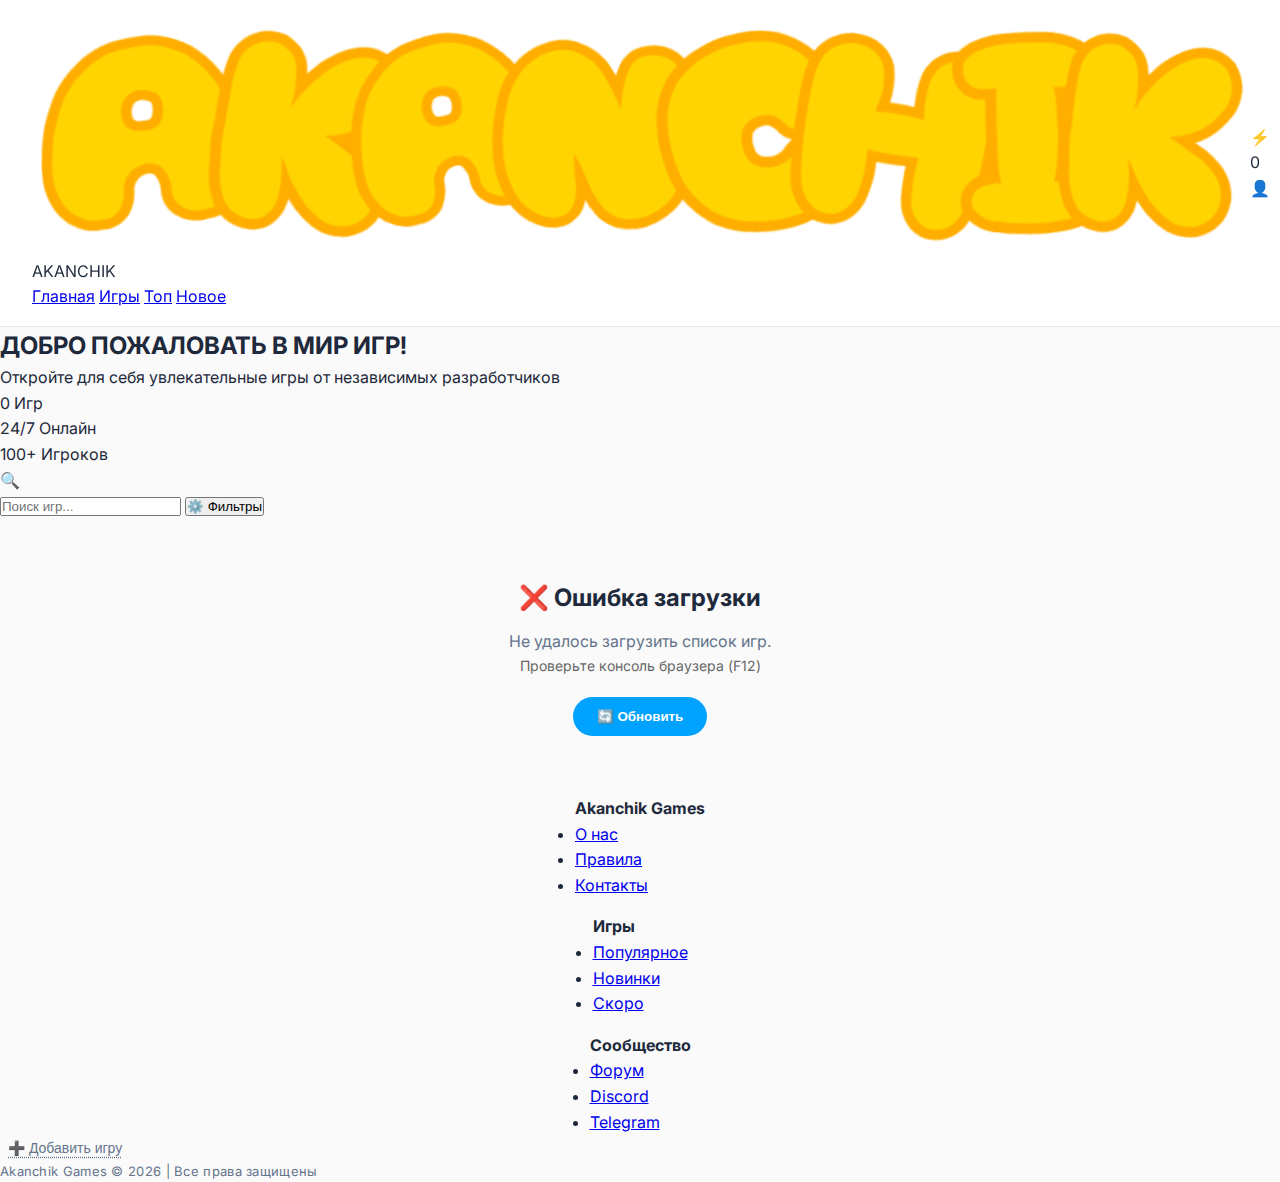
<file: index.html>
<!DOCTYPE html>
<html lang="ru">
<head>
  <meta charset="UTF-8">
  <meta name="viewport" content="width=device-width, initial-scale=1.0, maximum-scale=1.0, user-scalable=yes">
  <title>Akanchik Games - Roblox Style</title>
  <link rel="stylesheet" href="style.css">
</head>
<body>
  <!-- Roblox Header -->
  <header class="roblox-header">
    <div class="header-left">
      <div class="roblox-logo">
        <img src="akanchik.png" alt="Akanchik Games">
        <span class="logo-text">AKANCHIK</span>
      </div>
      <nav class="header-nav">
        <a href="#" class="nav-item active">Главная</a>
        <a href="#" class="nav-item">Игры</a>
        <a href="#" class="nav-item">Топ</a>
        <a href="#" class="nav-item">Новое</a>
      </nav>
    </div>
    <div class="header-right">
      <div class="roblox-badge">
        <span>⚡</span>
        <span id="games-count">0</span>
      </div>
      <div class="roblox-avatar">
        <span>👤</span>
      </div>
    </div>
  </header>

  <main>
    <!-- Roblox Hero -->
    <div class="roblox-hero">
      <div class="roblox-hero-content">
        <h2>ДОБРО ПОЖАЛОВАТЬ В МИР ИГР!</h2>
        <p>Откройте для себя увлекательные игры от независимых разработчиков</p>
        <div class="roblox-stats">
          <div class="stat-item">
            <span class="stat-number" id="games-stat">0</span>
            <span class="stat-label">Игр</span>
          </div>
          <div class="stat-item">
            <span class="stat-number">24/7</span>
            <span class="stat-label">Онлайн</span>
          </div>
          <div class="stat-item">
            <span class="stat-number">100+</span>
            <span class="stat-label">Игроков</span>
          </div>
        </div>
      </div>
    </div>
    
    <!-- Roblox Search -->
    <div class="roblox-search-section">
      <div class="roblox-search-container">
        <div class="roblox-search-icon">🔍</div>
        <input type="text" class="roblox-search-input" id="search-input" placeholder="Поиск игр...">
        <button class="roblox-filter-btn" id="filter-toggle">
          <span>⚙️</span> Фильтры
        </button>
      </div>
      
      <!-- Фильтры -->
      <div class="filters-panel" id="filters-panel">
        <div class="filter-group">
          <h4>Жанры</h4>
          <div class="filter-options" id="genre-filters"></div>
        </div>
        <div class="filter-group">
          <h4>Сложность</h4>
          <div class="filter-options" id="difficulty-filters"></div>
        </div>
        <div class="filter-group">
          <h4>Язык</h4>
          <div class="filter-options" id="language-filters"></div>
        </div>
        <div class="filter-actions">
          <button class="reset-filters" id="reset-filters">Сбросить</button>
          <button class="apply-filters" id="apply-filters">Применить</button>
        </div>
      </div>
    </div>
    
    <!-- Roblox Game Grid -->
    <div id="game-list" class="roblox-game-grid"></div>
    
    <!-- Empty State -->
    <div class="empty-state" id="empty-state" style="display: none;">
      <h3>🎮 Пока нет игр</h3>
      <p>Будьте первым, кто добавит свою игру!</p>
    </div>
  </main>

  <!-- Roblox Footer -->
  <footer class="roblox-footer">
    <div class="footer-content">
      <div class="footer-section">
        <h4>Akanchik Games</h4>
        <ul>
          <li><a href="#">О нас</a></li>
          <li><a href="#">Правила</a></li>
          <li><a href="#">Контакты</a></li>
        </ul>
      </div>
      <div class="footer-section">
        <h4>Игры</h4>
        <ul>
          <li><a href="#">Популярное</a></li>
          <li><a href="#">Новинки</a></li>
          <li><a href="#">Скоро</a></li>
        </ul>
      </div>
      <div class="footer-section">
        <h4>Сообщество</h4>
        <ul>
          <li><a href="#">Форум</a></li>
          <li><a href="#">Discord</a></li>
          <li><a href="#">Telegram</a></li>
        </ul>
      </div>
    </div>
    
    <div class="footer-bottom">
      <button class="footer-add-game" onclick="window.open('https://forms.gle/Ws5PiZebbpYAbHGg7', '_blank')">
        ➕ Добавить игру
      </button>
      <div class="copyright">
        Akanchik Games © 2026 | Все права защищены
      </div>
    </div>
  </footer>

  <script src="script.js"></script>
</body>
</html>
</file>
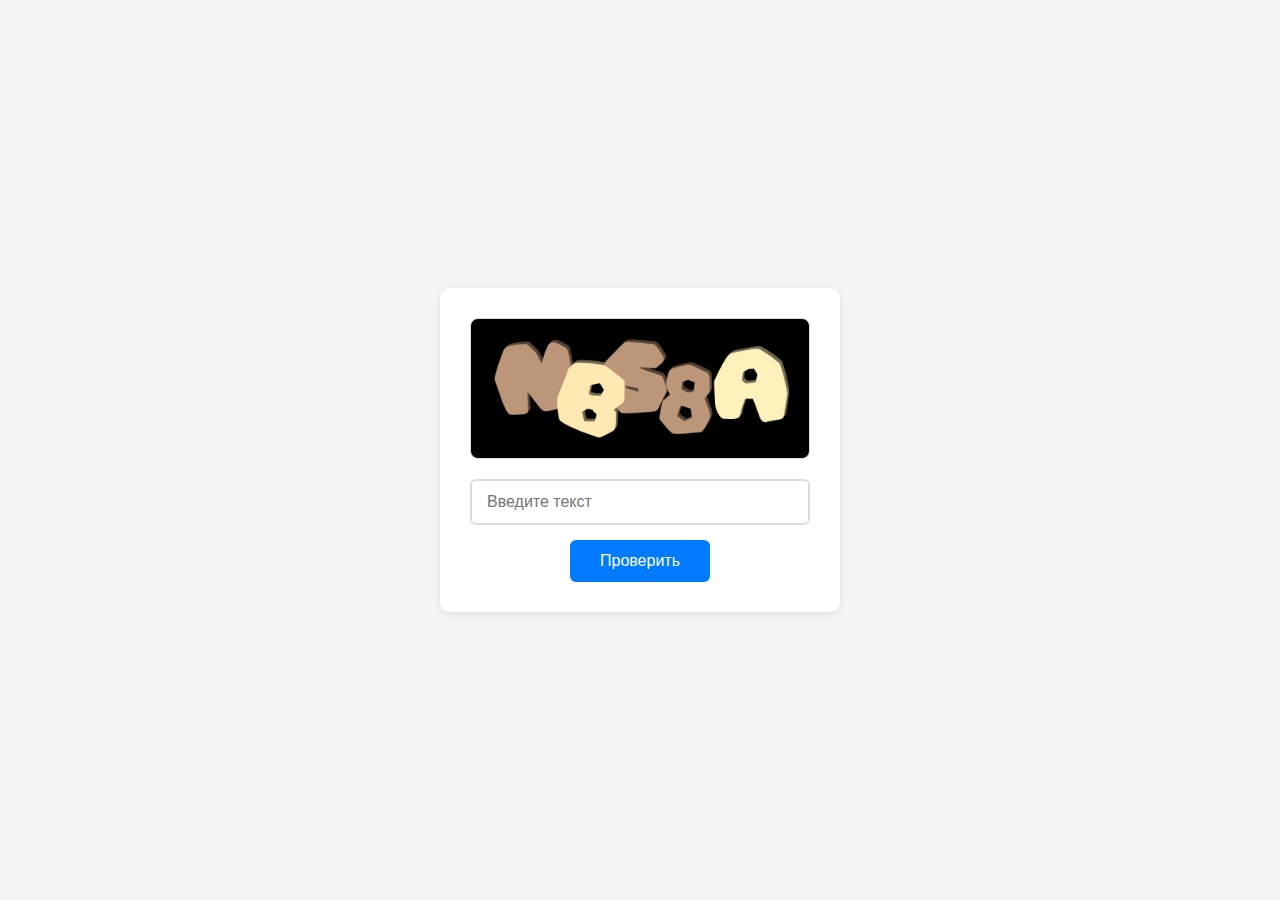
<file: captcha.html>
<!DOCTYPE html>
<html lang="ru">
<head>
    <meta charset="UTF-8">
    <meta name="viewport" content="width=device-width, initial-scale=1.0">
    <title>Капча</title>
    <style>
        * {
            margin: 0;
            padding: 0;
            box-sizing: border-box;
        }

        body {
            font-family: 'Arial', sans-serif;
            background: #f5f5f5;
            min-height: 100vh;
            display: flex;
            justify-content: center;
            align-items: center;
            padding: 20px;
        }

        .captcha-container {
            background: white;
            padding: 30px;
            border-radius: 10px;
            box-shadow: 0 2px 10px rgba(0,0,0,0.1);
            max-width: 400px;
            width: 100%;
            text-align: center;
        }

        .captcha-image {
            background: #000000;
            padding: 20px;
            margin: 0 0 20px 0;
            border-radius: 8px;
            border: 1px solid #ddd;
        }

        .captcha-image img {
            max-width: 100%;
            height: auto;
            border-radius: 5px;
            display: block;
            margin: 0 auto;
            animation: shake 0.1s ease-in-out infinite;
        }

        .text-input {
            width: 100%;
            padding: 12px 15px;
            margin: 0 0 15px 0;
            border: 2px solid #ddd;
            border-radius: 6px;
            font-size: 16px;
            transition: border-color 0.3s ease;
        }

        .text-input:focus {
            border-color: #007bff;
            outline: none;
        }

        .btn {
            background: #007bff;
            color: white;
            padding: 12px 30px;
            border: none;
            border-radius: 6px;
            cursor: pointer;
            font-size: 16px;
            transition: background 0.3s ease;
        }

        .btn:hover {
            background: #0056b3;
        }

        .hidden {
            display: none;
        }

        .error {
            color: #dc3545;
            margin: 10px 0;
            padding: 10px;
            background: #f8d7da;
            border-radius: 5px;
            border: 1px solid #f5c6cb;
        }

        .success {
            color: #155724;
            margin: 10px 0;
            padding: 10px;
            background: #d4edda;
            border-radius: 5px;
            border: 1px solid #c3e6cb;
        }

        @keyframes shake {
            0%, 100% { transform: translateX(0); }
            25% { transform: translateX(-1px); }
            50% { transform: translateY(1px); }
            75% { transform: translateX(1px); }
        }

        .honeypot {
            opacity: 0;
            position: absolute;
            left: -9999px;
        }
    </style>
</head>
<body>
    <!-- Скрытые поля-ловушки -->
    <input type="text" id="website" name="website" class="honeypot" tabindex="-1" autocomplete="off">
    <input type="email" id="email" name="email" class="honeypot" tabindex="-1" autocomplete="off">
    <input type="password" id="password_fake" name="password_fake" class="honeypot" autocomplete="new-password">
    
    <div class="captcha-container">
        <!-- Основная капча -->
        <div id="captchaStep1">
            <div class="captcha-image">
                <img id="currentCaptchaImage" src="" alt="Капча">
            </div>
            
            <input type="text" 
                   id="userInput" 
                   class="text-input" 
                   placeholder="Введите текст" 
                   maxlength="20" 
                   autocomplete="off">
            
            <button class="btn" onclick="verifyCaptcha()">Проверить</button>
        </div>

        <!-- Результат -->
        <div id="result" class="hidden"></div>
    </div>

    <script>
        class SimpleCaptcha {
            constructor() {
                this.captchaData = [
                    { image: 'Images/captcha/C1.png', answer: 'AKA4L' },
                    { image: 'Images/captcha/C2.png', answer: 'KJX7I' },
                    { image: 'Images/captcha/C3.png', answer: 'NBS8A' },
                    { image: 'Images/captcha/C4.png', answer: 'UIF5U' },
                    { image: 'Images/captcha/C5.png', answer: 'GHR23' },
                    { image: 'Images/captcha/C6.png', answer: 'JAHVIR' }
                ];
                
                this.currentCaptcha = null;
                this.botScore = 0;
                this.mouseMovements = [];
                this.keyStrokes = [];
                this.init();
            }

            init() {
                this.loadRandomCaptcha();
                this.runBotDetection();
            }

            // 🔒 СМЯГЧЕННАЯ ЗАЩИТА ОТ БОТОВ
            runBotDetection() {
                // 1. Honeypot проверка (только для явных ботов)
                this.setupHoneypot();
                
                // 2. Трекинг поведения (только сбор данных)
                this.trackMouseBehavior();
                this.trackKeyboardBehavior();
            }

            setupHoneypot() {
                setInterval(() => {
                    const honeypot1 = document.getElementById('website').value;
                    const honeypot2 = document.getElementById('email').value;
                    const fakePassword = document.getElementById('password_fake').value;
                    
                    // Только если все три поля заполнены - явный бот
                    if (honeypot1 && honeypot2 && fakePassword) {
                        this.botScore += 80;
                    }
                }, 1000);
            }

            trackMouseBehavior() {
                document.addEventListener('mousemove', (e) => {
                    this.mouseMovements.push({
                        x: e.clientX,
                        y: e.clientY,
                        time: Date.now()
                    });
                    
                    // Очень мягкая проверка - только очевидные боты
                    if (this.mouseMovements.length > 20) {
                        const recentMoves = this.mouseMovements.slice(-20);
                        const straightness = this.calculateStraightness(recentMoves);
                        // Только если движения идеально прямые
                        if (straightness > 0.98) this.botScore += 30;
                    }
                    
                    if (this.mouseMovements.length > 100) {
                        this.mouseMovements.shift();
                    }
                });
            }

            trackKeyboardBehavior() {
                let lastKeyTime = Date.now();
                
                document.addEventListener('keydown', (e) => {
                    const now = Date.now();
                    const timeDiff = now - lastKeyTime;
                    lastKeyTime = now;

                    this.keyStrokes.push({
                        key: e.key,
                        time: now,
                        timeSinceLast: timeDiff
                    });

                    // Очень мягкая проверка равномерности
                    if (this.keyStrokes.length > 10) {
                        const recentKeys = this.keyStrokes.slice(-10);
                        const uniformity = this.calculateUniformity(recentKeys);
                        // Только если печать идеально равномерная
                        if (uniformity > 0.95) this.botScore += 20;
                    }

                    // Защита от Ctrl+V - но не блокируем, только отмечаем
                    if ((e.ctrlKey || e.metaKey) && e.key === 'v') {
                        this.botScore += 10;
                    }
                });
            }

            calculateStraightness(movements) {
                if (movements.length < 3) return 0;
                
                let totalDistance = 0;
                let straightDistance = Math.sqrt(
                    Math.pow(movements[movements.length-1].x - movements[0].x, 2) +
                    Math.pow(movements[movements.length-1].y - movements[0].y, 2)
                );
                
                for (let i = 1; i < movements.length; i++) {
                    const dx = movements[i].x - movements[i-1].x;
                    const dy = movements[i].y - movements[i-1].y;
                    totalDistance += Math.sqrt(dx*dx + dy*dy);
                }
                
                return straightDistance / Math.max(totalDistance, 0.001);
            }

            calculateUniformity(keystrokes) {
                const times = keystrokes.map(k => k.timeSinceLast).filter(t => t > 0);
                if (times.length < 3) return 0;
                
                const avg = times.reduce((a, b) => a + b) / times.length;
                const variance = times.reduce((a, b) => a + Math.pow(b - avg, 2), 0) / times.length;
                return 1 - Math.min(variance / avg, 1);
            }

            isHuman() {
                // СМЯГЧЕННЫЕ УСЛОВИЯ:
                // - Боты должны набрать > 80 баллов
                // - Учитываем что пользователь может не двигать мышью
                // - Учитываем что пользователь может печатать быстро
                return this.botScore < 80;
            }

            // 📋 ОСНОВНЫЕ МЕТОДЫ
            loadRandomCaptcha() {
                const randomIndex = Math.floor(Math.random() * this.captchaData.length);
                this.currentCaptcha = this.captchaData[randomIndex];
                document.getElementById('currentCaptchaImage').src = this.currentCaptcha.image;
                document.getElementById('userInput').value = '';
                
                // Сбрасываем счетчик при каждой новой капче
                this.botScore = Math.max(0, this.botScore - 20);
            }

            verifyCaptcha() {
                const userInput = document.getElementById('userInput').value.trim();
                
                if (!userInput) {
                    this.showMessage('Введите текст', 'error');
                    return;
                }

                // СМЯГЧЕННАЯ ПРОВЕРКА: только явные боты
                if (this.botScore > 80) {
                    this.showMessage('Обнаружена автоматизация', 'error');
                    this.loadRandomCaptcha();
                    return;
                }

                const cleanInput = userInput.toUpperCase().replace(/\s+/g, '');
                const cleanAnswer = this.currentCaptcha.answer.toUpperCase().replace(/\s+/g, '');

                if (cleanInput === cleanAnswer) {
                    this.showMessage('Верно', 'success');
                    setTimeout(() => {
                        this.loadRandomCaptcha();
                    }, 1000);
                } else {
                    this.showMessage('Неверно', 'error');
                    // Не увеличиваем счетчик за ошибки пользователя
                }
            }

            showMessage(message, type) {
                const resultDiv = document.getElementById('result');
                resultDiv.className = type === 'error' ? 'error' : 'success';
                resultDiv.innerHTML = message;
                resultDiv.classList.remove('hidden');
                
                setTimeout(() => {
                    resultDiv.classList.add('hidden');
                }, 2000);
            }
        }

        // Инициализация
        let captchaSystem;

        document.addEventListener('DOMContentLoaded', () => {
            captchaSystem = new SimpleCaptcha();
        });

        function verifyCaptcha() {
            captchaSystem.verifyCaptcha();
        }

        // Поддержка Enter
        document.getElementById('userInput').addEventListener('keypress', function(e) {
            if (e.key === 'Enter') {
                verifyCaptcha();
            }
        });
    </script>
</body>
</html>
</file>
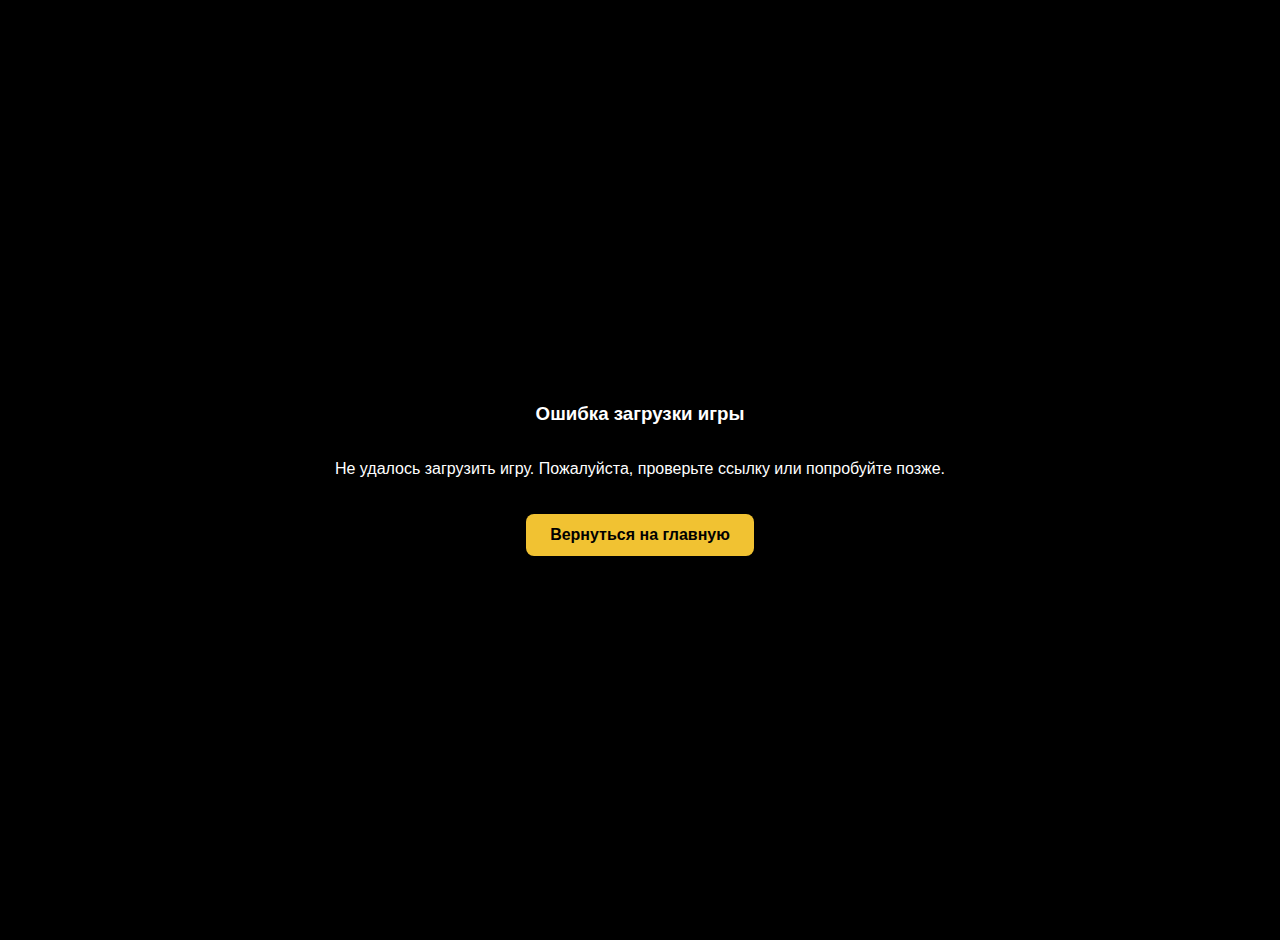
<file: game-embed.html>
<!doctype html>
<html lang="ru">
<head>
  <meta charset="utf-8" />
  <meta name="viewport" content="width=device-width, initial-scale=1, user-scalable=no" />
  <title>Загрузка игры...</title>
  <style>
    html, body {
      margin: 0;
      padding: 0;
      height: 100%;
      width: 100%;
      overflow: hidden;
      background: #000;
      font-family: 'Rubik', sans-serif;
    }
    
    .loading-container {
      display: flex;
      flex-direction: column;
      align-items: center;
      justify-content: center;
      height: 100%;
      color: white;
      text-align: center;
      padding: 20px;
    }
    
    .spinner {
      width: 40px;
      height: 40px;
      border: 4px solid rgba(255, 255, 255, 0.3);
      border-top: 4px solid #f1c232;
      border-radius: 50%;
      animation: spin 1s linear infinite;
      margin-bottom: 20px;
    }
    
    .error-container {
      display: none;
      flex-direction: column;
      align-items: center;
      justify-content: center;
      height: 100%;
      color: white;
      text-align: center;
      padding: 20px;
    }
    
    .back-button {
      background: #f1c232;
      color: black;
      border: none;
      padding: 12px 24px;
      border-radius: 8px;
      font-weight: 600;
      cursor: pointer;
      margin-top: 20px;
      text-decoration: none;
      display: inline-block;
    }
    
    iframe {
      border: none;
      width: 100%;
      height: 100%;
      display: block;
    }
    
    @keyframes spin {
      0% { transform: rotate(0deg); }
      100% { transform: rotate(360deg); }
    }
  </style>
</head>
<body>
  <div class="loading-container" id="loading">
    <div class="spinner"></div>
    <h3>Загрузка игры...</h3>
    <p>Пожалуйста, подождите</p>
  </div>
  
  <div class="error-container" id="error">
    <h3>Ошибка загрузки игры</h3>
    <p>Не удалось загрузить игру. Пожалуйста, проверьте ссылку или попробуйте позже.</p>
    <a href="index.html" class="back-button">Вернуться на главную</a>
  </div>
  
  <iframe 
    id="gameFrame"
    frameborder="0"
    allowfullscreen
    style="display: none;">
  </iframe>

  <script>
    // Получаем ID игры из URL параметров
    const urlParams = new URLSearchParams(window.location.search);
    const gameId = urlParams.get('id');
    
    // Загружаем games.json и находим игру
    fetch('games.json')
      .then(response => response.json())
      .then(games => {
        const game = games[gameId];
        
        if (game && game.itchEmbedUrl) {
          // Загружаем игру в iframe
          const iframe = document.getElementById('gameFrame');
          iframe.src = game.itchEmbedUrl;
          iframe.style.display = 'block';
          document.getElementById('loading').style.display = 'none';
          
          // Слушаем события загрузки iframe
          iframe.onload = () => {
            document.getElementById('loading').style.display = 'none';
          };
          
          iframe.onerror = () => {
            document.getElementById('loading').style.display = 'none';
            document.getElementById('error').style.display = 'flex';
          };
          
        } else {
          throw new Error('Игра не найдена');
        }
      })
      .catch(error => {
        console.error('Error:', error);
        document.getElementById('loading').style.display = 'none';
        document.getElementById('error').style.display = 'flex';
      });
      
    // Таймаут на случай долгой загрузки
    setTimeout(() => {
      if (document.getElementById('loading').style.display !== 'none') {
        document.getElementById('loading').style.display = 'none';
        document.getElementById('error').style.display = 'flex';
      }
    }, 10000);
  </script>
</body>
</html>
</file>
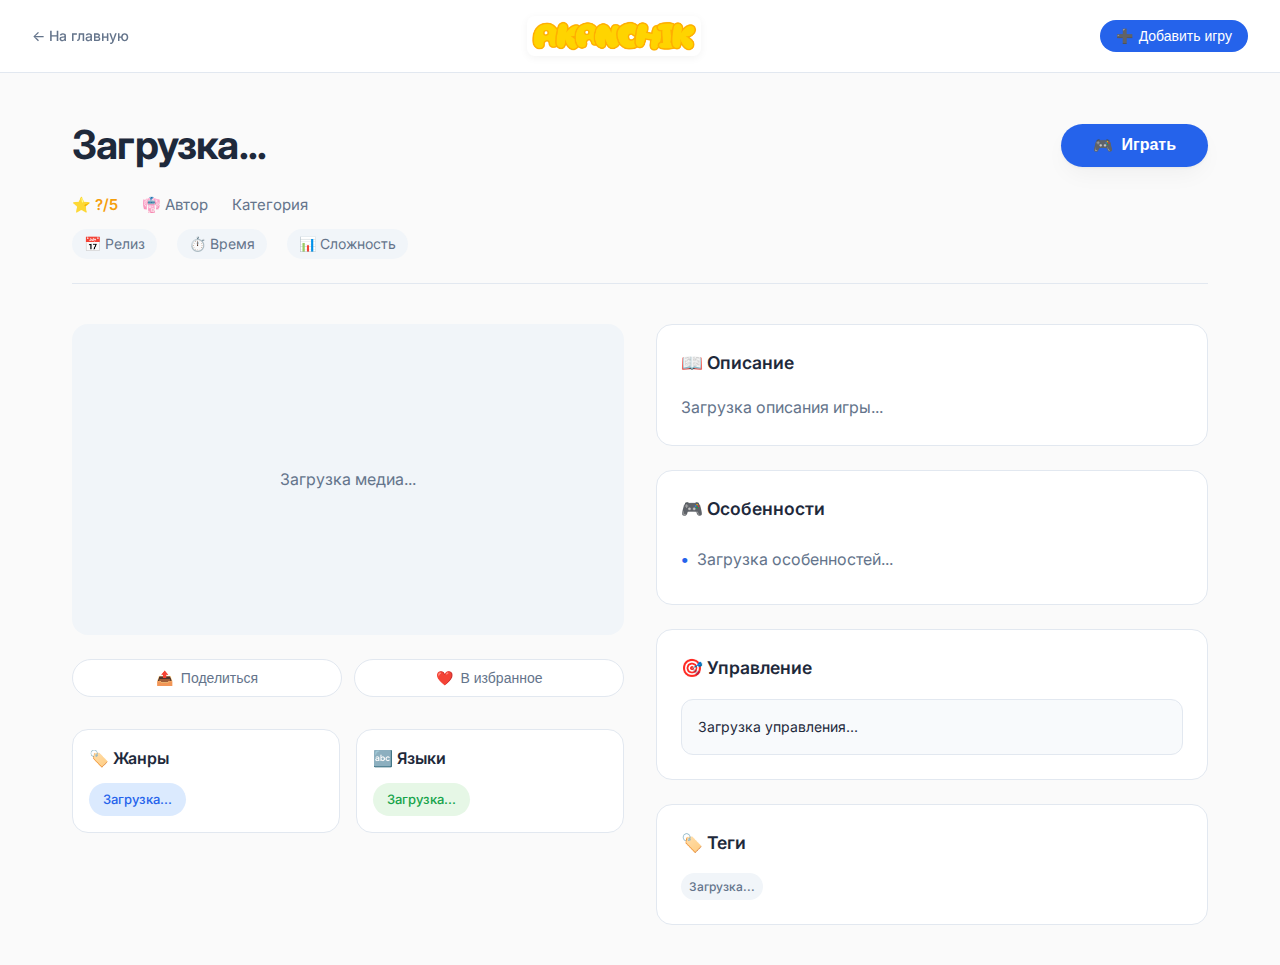
<file: game.html>
<!DOCTYPE html>
<html lang="ru">
<head>
  <meta charset="UTF-8">
  <meta name="viewport" content="width=device-width, initial-scale=1.0, maximum-scale=1.0, user-scalable=yes">
  <title>Игра — Akanchik Games</title>
  <link rel="stylesheet" href="style.css">
</head>
<body>
  <header>
    <a href="index.html" class="back-link">← На главную</a>
    <img src="akanchik.png" alt="Akanchik Games" class="logo">
    <!-- Кнопка добавления игры скрыта на мобильных, но показывается на десктопе -->
    <button class="add-game-btn desktop-only" onclick="window.open('https://forms.gle/Ws5PiZebbpYAbHGg7', '_blank')">
      <span>➕</span> Добавить игру
    </button>
  </header>

  <main class="game-info">
    <div class="game-header">
      <div class="game-title-section">
        <h2 id="game-title">Загрузка...</h2>
        <button id="play-button" class="play-btn">
          <span>🎮</span> Играть
        </button>
      </div>
      
      <div class="game-meta">
        <span class="game-rating" id="game-rating">⭐ ?/5</span>
        <span class="game-author" id="game-author">👘 Автор</span>
        <span class="game-category" id="game-category">Категория</span>
      </div>
      
      <div class="game-meta-secondary">
        <span class="meta-item" id="game-release">📅 Релиз</span>
        <span class="meta-item" id="game-duration">⏱️ Время</span>
        <span class="meta-item" id="game-difficulty">📊 Сложность</span>
      </div>
    </div>
    
    <div class="game-content">
      <!-- Левая колонка - Медиа -->
      <div class="game-media-section">
        <div id="game-media" class="game-media">
          <!-- Здесь будет видео или галерея -->
          <div class="video-container" style="display: flex; align-items: center; justify-content: center; background: #f1f5f9;">
            <p style="color: #64748b;">Загрузка медиа...</p>
          </div>
        </div>
        
        <div class="quick-actions">
          <button class="action-btn" onclick="shareGame()">
            <span>📤</span> Поделиться
          </button>
          <button class="action-btn" onclick="addToFavorites()">
            <span>❤️</span> В избранное
          </button>
        </div>
        
        <div class="info-grid">
          <div class="game-info-card compact">
            <h3>🏷️ Жанры</h3>
            <div class="tags-container" id="game-genre">
              <span class="genre-tag">Загрузка...</span>
            </div>
          </div>
          
          <div class="game-info-card compact">
            <h3>🔤 Языки</h3>
            <div class="tags-container" id="game-language">
              <span class="lang-tag">Загрузка...</span>
            </div>
          </div>
        </div>
      </div>
      
      <!-- Правая колонка - Детали -->
      <div class="game-details">
        <div class="description-card">
          <h3>📖 Описание</h3>
          <p id="game-description">Загрузка описания игры...</p>
        </div>
        
        <div class="game-features">
          <h3>🎮 Особенности</h3>
          <ul id="game-features-list">
            <li>Загрузка особенностей...</li>
          </ul>
        </div>
        
        <div class="game-info-card">
          <h3>🎯 Управление</h3>
          <p id="game-controls" class="controls-info">Загрузка управления...</p>
        </div>
        
        <div class="game-info-card">
          <h3>🏷️ Теги</h3>
          <div class="tags-container" id="game-tags">
            <span class="tag">Загрузка...</span>
          </div>
        </div>
      </div>
    </div>
  </main>

  <!-- Футер с кнопкой добавить игру (показывается только на мобильных) -->
  <footer class="site-footer mobile-only">
    <div class="footer-content">
      <button class="footer-add-game" onclick="window.open('https://forms.gle/Ws5PiZebbpYAbHGg7', '_blank')">
        ➕ Добавить игру
      </button>
      <div class="copyright">
        Akanchik Games © 2026
      </div>
    </div>
  </footer>

  <script src="script.js"></script>
</body>
</html>
</file>
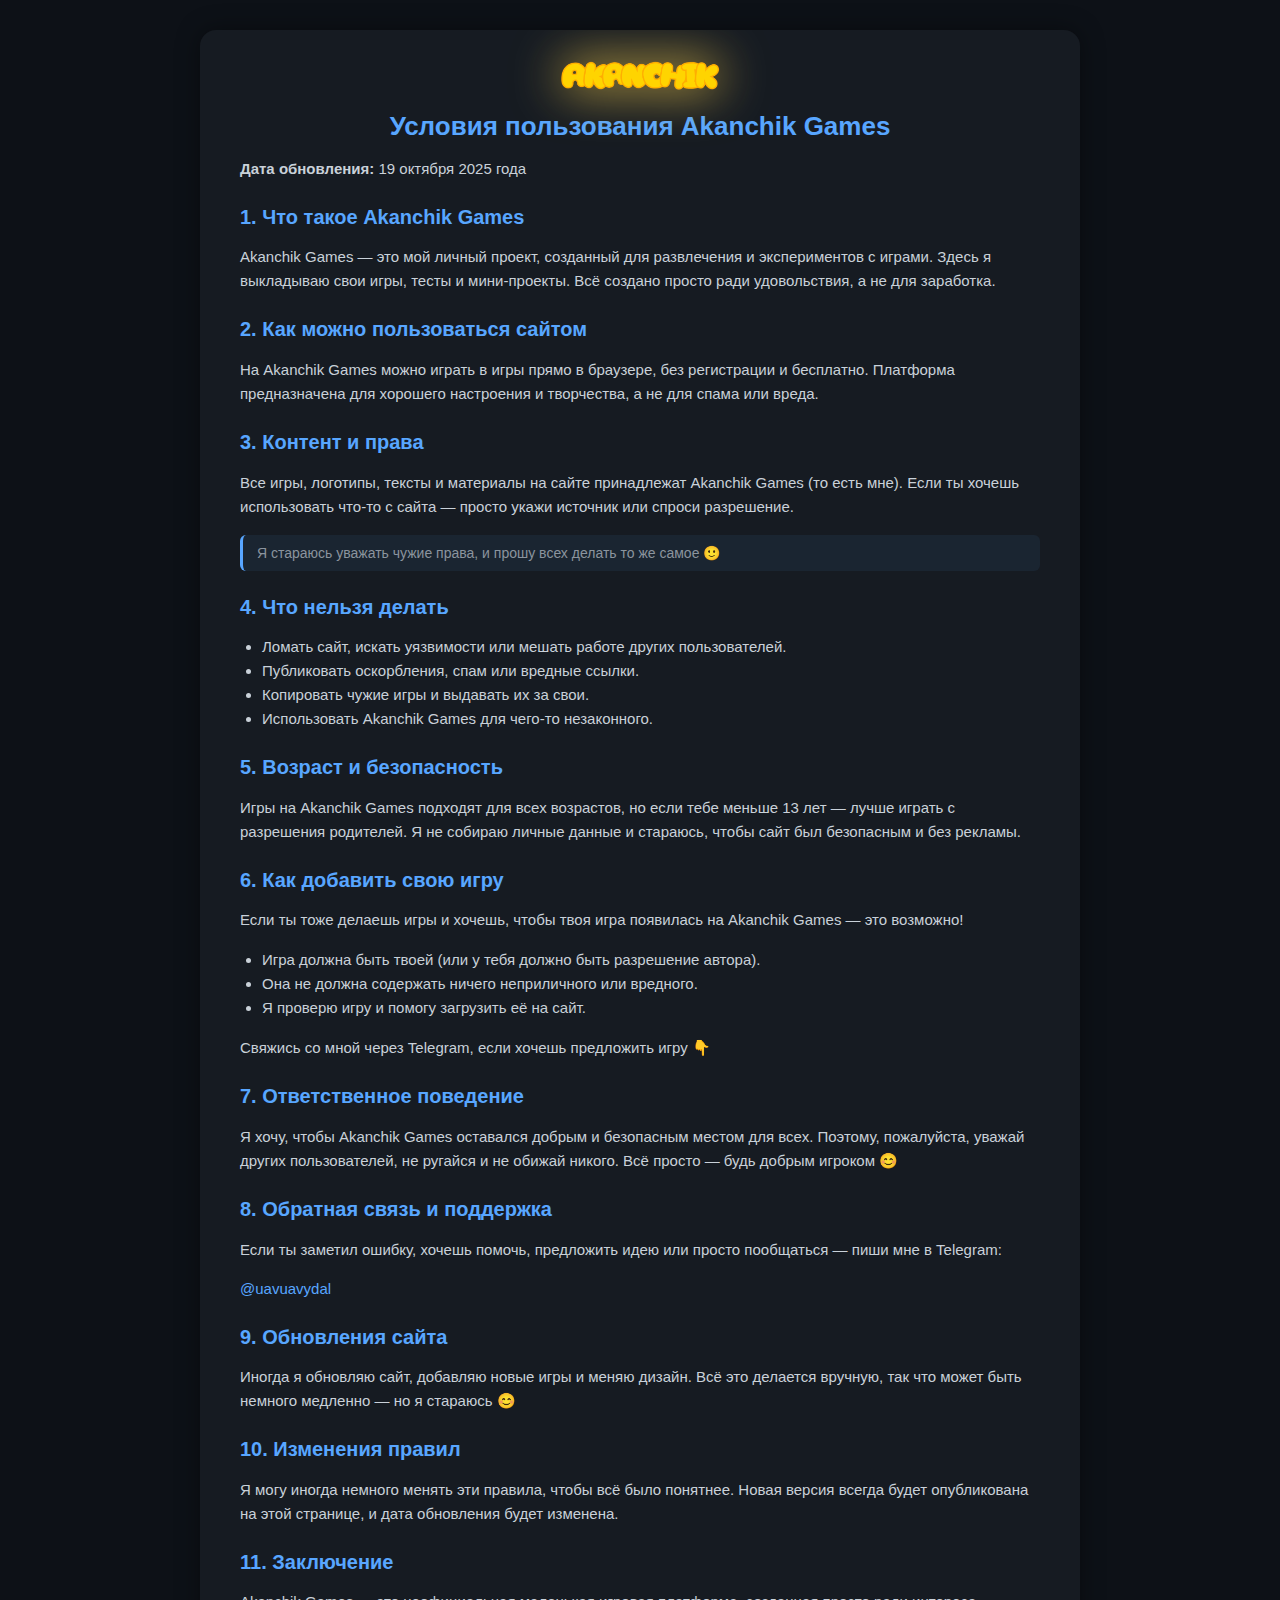
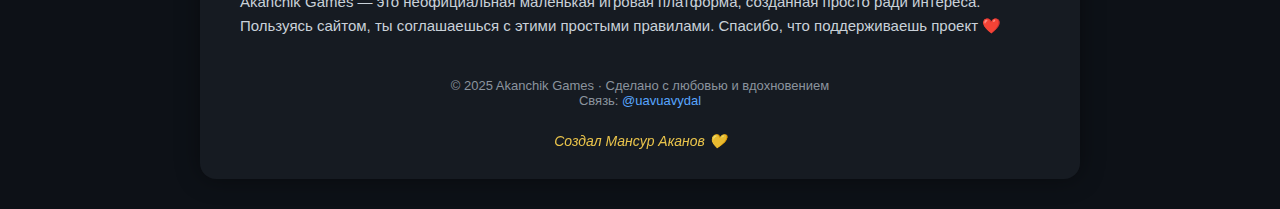
<file: terms.html>
<!doctype html>
<html lang="ru">
<head>
  <meta charset="utf-8">
  <meta name="viewport" content="width=device-width, initial-scale=1">
  <title>Условия пользования — Akanchik Games</title>
  <style>
    :root {
      --bg: #0d1117;
      --card: #161b22;
      --accent: #58a6ff;
      --text: #c9d1d9;
      --muted: #8b949e;
      --yellow: #ffd54f;
      font-family: "Inter", "Segoe UI", sans-serif;
    }
    body {
      margin: 0;
      background: var(--bg);
      color: var(--text);
      display: flex;
      justify-content: center;
      padding: 30px;
    }
    .container {
      max-width: 800px;
      background: var(--card);
      padding: 30px 40px;
      border-radius: 16px;
      box-shadow: 0 0 25px rgba(0,0,0,0.4);
      position: relative;
      overflow: hidden;
    }

    /* Логотип */
    .logo {
      display: flex;
      justify-content: center;
      margin-bottom: 20px;
    }
    .logo img {
      width: 160px;
      filter: drop-shadow(0 0 25px var(--yellow));
      animation: glow 2s ease-in-out infinite alternate;
    }
    @keyframes glow {
      from { filter: drop-shadow(0 0 20px var(--yellow)); }
      to { filter: drop-shadow(0 0 40px var(--yellow)); }
    }

    h1 {
      color: var(--accent);
      font-size: 26px;
      margin-bottom: 10px;
      text-align: center;
    }
    h2 {
      color: var(--accent);
      font-size: 20px;
      margin-top: 25px;
    }
    p, li {
      line-height: 1.6;
      font-size: 15px;
    }
    ul {
      padding-left: 22px;
    }
    a {
      color: var(--accent);
      text-decoration: none;
    }
    a:hover {
      text-decoration: underline;
    }
    footer {
      margin-top: 40px;
      font-size: 13px;
      color: var(--muted);
      text-align: center;
    }
    .note {
      background: rgba(88,166,255,0.07);
      border-left: 3px solid var(--accent);
      padding: 10px 14px;
      border-radius: 6px;
      margin-top: 16px;
      font-size: 14px;
      color: var(--muted);
    }

    /* Подпись */
    .signature {
      text-align: center;
      margin-top: 25px;
      font-size: 14px;
      color: var(--yellow);
      opacity: 0.9;
      font-style: italic;
    }
  </style>
</head>
<body>
  <div class="container">
    <div class="logo">
      <img src="akanchik.png" alt="Akanchik Games Logo">
    </div>

    <h1>Условия пользования Akanchik Games</h1>
    <p><strong>Дата обновления:</strong> 19 октября 2025 года</p>

    <h2>1. Что такое Akanchik Games</h2>
    <p>Akanchik Games — это мой личный проект, созданный для развлечения и экспериментов с играми. Здесь я выкладываю свои игры, тесты и мини-проекты. Всё создано просто ради удовольствия, а не для заработка.</p>

    <h2>2. Как можно пользоваться сайтом</h2>
    <p>На Akanchik Games можно играть в игры прямо в браузере, без регистрации и бесплатно. Платформа предназначена для хорошего настроения и творчества, а не для спама или вреда.</p>

    <h2>3. Контент и права</h2>
    <p>Все игры, логотипы, тексты и материалы на сайте принадлежат Akanchik Games (то есть мне). Если ты хочешь использовать что-то с сайта — просто укажи источник или спроси разрешение.</p>
    <div class="note">Я стараюсь уважать чужие права, и прошу всех делать то же самое 🙂</div>

    <h2>4. Что нельзя делать</h2>
    <ul>
      <li>Ломать сайт, искать уязвимости или мешать работе других пользователей.</li>
      <li>Публиковать оскорбления, спам или вредные ссылки.</li>
      <li>Копировать чужие игры и выдавать их за свои.</li>
      <li>Использовать Akanchik Games для чего-то незаконного.</li>
    </ul>

    <h2>5. Возраст и безопасность</h2>
    <p>Игры на Akanchik Games подходят для всех возрастов, но если тебе меньше 13 лет — лучше играть с разрешения родителей. Я не собираю личные данные и стараюсь, чтобы сайт был безопасным и без рекламы.</p>

    <h2>6. Как добавить свою игру</h2>
    <p>Если ты тоже делаешь игры и хочешь, чтобы твоя игра появилась на Akanchik Games — это возможно!</p>
    <ul>
      <li>Игра должна быть твоей (или у тебя должно быть разрешение автора).</li>
      <li>Она не должна содержать ничего неприличного или вредного.</li>
      <li>Я проверю игру и помогу загрузить её на сайт.</li>
    </ul>
    <p>Свяжись со мной через Telegram, если хочешь предложить игру 👇</p>

    <h2>7. Ответственное поведение</h2>
    <p>Я хочу, чтобы Akanchik Games оставался добрым и безопасным местом для всех. Поэтому, пожалуйста, уважай других пользователей, не ругайся и не обижай никого. Всё просто — будь добрым игроком 😊</p>

    <h2>8. Обратная связь и поддержка</h2>
    <p>Если ты заметил ошибку, хочешь помочь, предложить идею или просто пообщаться — пиши мне в Telegram:</p>
    <p><a href="https://t.me/uavuavydal" target="_blank">@uavuavydal</a></p>

    <h2>9. Обновления сайта</h2>
    <p>Иногда я обновляю сайт, добавляю новые игры и меняю дизайн. Всё это делается вручную, так что может быть немного медленно — но я стараюсь 😊</p>

    <h2>10. Изменения правил</h2>
    <p>Я могу иногда немного менять эти правила, чтобы всё было понятнее. Новая версия всегда будет опубликована на этой странице, и дата обновления будет изменена.</p>

    <h2>11. Заключение</h2>
    <p>Akanchik Games — это неофициальная маленькая игровая платформа, созданная просто ради интереса. Пользуясь сайтом, ты соглашаешься с этими простыми правилами. Спасибо, что поддерживаешь проект ❤️</p>

    <footer>
      © 2025 Akanchik Games · Сделано с любовью и вдохновением  
      <br>Связь: <a href="https://t.me/uavuavydal" target="_blank">@uavuavydal</a>
    </footer>

    <div class="signature">
      Создал Мансур Аканов 💛
    </div>
  </div>
</body>
</html>
</file>
<file: style.css>
@import url('https://fonts.googleapis.com/css2?family=Inter:wght@400;500;600;700&display=swap');

:root {
  --bg: #fafafa;
  --surface: #ffffff;
  --card: #ffffff;
  --accent: #2563eb;
  --accent-light: #3b82f6;
  --text: #1e293b;
  --text-light: #64748b;
  --border: #e2e8f0;
  --shadow: 0 1px 3px rgba(0,0,0,0.05), 0 10px 25px -5px rgba(0,0,0,0.05);
  --shadow-hover: 0 20px 30px -10px rgba(0,0,0,0.1);
  --radius: 16px;
  --radius-sm: 12px;
}

* {
  box-sizing: border-box;
  margin: 0;
  padding: 0;
}

body {
  font-family: 'Inter', -apple-system, sans-serif;
  background: var(--bg);
  color: var(--text);
  line-height: 1.6;
  -webkit-font-smoothing: antialiased;
}

/* === Шапка === */
header {
  background: var(--surface);
  border-bottom: 1px solid var(--border);
  padding: 16px 32px;
  display: flex;
  align-items: center;
  justify-content: space-between;
  position: sticky;
  top: 0;
  z-index: 100;
  backdrop-filter: blur(8px);
  background: rgba(255,255,255,0.9);
}

.logo {
  height: 40px;
  width: auto;
  transition: opacity 0.2s;
}

.logo:hover {
  opacity: 0.8;
}

/* === Кнопки === */
.add-game-btn {
  background: var(--accent);
  color: white;
  border: none;
  padding: 8px 16px;
  border-radius: 40px;
  font-weight: 500;
  font-size: 14px;
  cursor: pointer;
  transition: all 0.2s;
  display: inline-flex;
  align-items: center;
  gap: 6px;
}

.add-game-btn:hover {
  background: var(--accent-light);
  transform: translateY(-1px);
}

.back-link {
  color: var(--text-light);
  text-decoration: none;
  font-size: 14px;
  font-weight: 500;
  display: flex;
  align-items: center;
  gap: 4px;
}

.back-link:hover {
  color: var(--accent);
}

/* === Герой-секция === */
.hero-section {
  text-align: center;
  padding: 80px 20px 60px;
  max-width: 700px;
  margin: 0 auto;
}

.hero-section h2 {
  font-size: 3em;
  font-weight: 700;
  letter-spacing: -0.02em;
  background: linear-gradient(135deg, #1e293b, #2563eb);
  -webkit-background-clip: text;
  -webkit-text-fill-color: transparent;
  margin-bottom: 20px;
}

.hero-section p {
  font-size: 1.2em;
  color: var(--text-light);
}

/* === Счетчик игр === */
.games-counter {
  text-align: center;
  padding: 0 20px 40px;
  font-size: 15px;
  color: var(--text-light);
  border-bottom: 1px solid var(--border);
  margin-bottom: 40px;
}

/* === Список игр === */
.game-list {
  display: grid;
  grid-template-columns: repeat(auto-fill, minmax(320px, 1fr));
  gap: 24px;
  padding: 0 32px 64px;
  max-width: 1400px;
  margin: 0 auto;
}

.game-card {
  background: var(--card);
  border-radius: var(--radius);
  overflow: hidden;
  cursor: pointer;
  border: 1px solid var(--border);
  transition: all 0.2s;
  box-shadow: var(--shadow);
}

.game-card:hover {
  transform: translateY(-4px);
  box-shadow: var(--shadow-hover);
  border-color: var(--accent-light);
}

.card-image {
  position: relative;
  aspect-ratio: 16/9;
  overflow: hidden;
  background: #f1f5f9;
}

.card-image img {
  width: 100%;
  height: 100%;
  object-fit: cover;
  transition: transform 0.3s;
}

.game-card:hover .card-image img {
  transform: scale(1.05);
}

.card-badge {
  position: absolute;
  top: 12px;
  left: 12px;
  background: rgba(255,255,255,0.95);
  color: var(--text);
  padding: 4px 10px;
  border-radius: 40px;
  font-size: 12px;
  font-weight: 600;
  backdrop-filter: blur(4px);
  border: 1px solid rgba(0,0,0,0.05);
}

.card-content {
  padding: 20px;
}

.card-content h3 {
  font-size: 1.25em;
  font-weight: 600;
  margin-bottom: 8px;
  color: var(--text);
}

.card-meta {
  display: flex;
  align-items: center;
  gap: 12px;
  margin-bottom: 12px;
  font-size: 14px;
}

.rating {
  color: #f59e0b;
  font-weight: 600;
  display: flex;
  align-items: center;
  gap: 4px;
}

.genre {
  background: #f1f5f9;
  color: var(--text-light);
  padding: 4px 8px;
  border-radius: 20px;
  font-size: 12px;
  font-weight: 500;
}

.game-preview {
  color: var(--text-light);
  font-size: 14px;
  line-height: 1.5;
  margin-bottom: 16px;
}

.card-tags {
  display: flex;
  gap: 8px;
  flex-wrap: wrap;
}

.tag {
  background: #f1f5f9;
  color: var(--text-light);
  padding: 4px 8px;
  border-radius: 20px;
  font-size: 12px;
  font-weight: 500;
}

/* === Страница игры === */
.game-info {
  max-width: 1200px;
  margin: 0 auto;
  padding: 40px 32px;
}

.game-header {
  text-align: left;
  margin-bottom: 40px;
  padding-bottom: 24px;
  border-bottom: 1px solid var(--border);
}

.game-header h2 {
  font-size: 2.5em;
  font-weight: 700;
  letter-spacing: -0.02em;
  margin-bottom: 16px;
  color: var(--text);
}

.game-meta {
  display: flex;
  gap: 24px;
  flex-wrap: wrap;
  margin-bottom: 12px;
}

.game-meta span {
  display: flex;
  align-items: center;
  gap: 6px;
  font-size: 15px;
  color: var(--text-light);
}

.game-meta .game-rating {
  color: #f59e0b;
  font-weight: 600;
}

.game-meta-secondary {
  display: flex;
  gap: 20px;
  flex-wrap: wrap;
}

.meta-item {
  font-size: 14px;
  color: var(--text-light);
  background: #f1f5f9;
  padding: 4px 12px;
  border-radius: 40px;
}

/* === Медиа секция === */
.game-media-section {
  display: flex;
  flex-direction: column;
  gap: 24px;
}

.game-media {
  border-radius: var(--radius);
  overflow: hidden;
  background: #f1f5f9;
}

.video-container {
  width: 100%;
  aspect-ratio: 16/9;
}

.video-container iframe {
  width: 100%;
  height: 100%;
  border: none;
}

/* === Галерея === */
.screenshot-gallery {
  margin: 0;
}

.gallery-container {
  display: flex;
  align-items: center;
  gap: 16px;
  position: relative;
}

.gallery-viewport {
  flex: 1;
  aspect-ratio: 16/9;
  border-radius: var(--radius-sm);
  overflow: hidden;
  background: #f1f5f9;
}

#current-screenshot {
  width: 100%;
  height: 100%;
  object-fit: cover;
}

.gallery-nav {
  width: 40px;
  height: 40px;
  border-radius: 40px;
  background: white;
  border: 1px solid var(--border);
  color: var(--text);
  font-size: 20px;
  cursor: pointer;
  display: flex;
  align-items: center;
  justify-content: center;
  transition: all 0.2s;
}

.gallery-nav:hover {
  background: var(--accent);
  color: white;
  border-color: var(--accent);
}

.gallery-indicator {
  text-align: center;
  margin-top: 12px;
  font-size: 14px;
  color: var(--text-light);
}

/* === Карточки информации === */
.game-details {
  display: flex;
  flex-direction: column;
  gap: 24px;
}

.description-card,
.game-features,
.game-info-card {
  background: var(--surface);
  border-radius: var(--radius);
  padding: 24px;
  border: 1px solid var(--border);
}

.description-card h3,
.game-features h3,
.game-info-card h3 {
  font-size: 1.1em;
  font-weight: 600;
  margin-bottom: 16px;
  color: var(--text);
  display: flex;
  align-items: center;
  gap: 8px;
}

#game-description {
  color: var(--text-light);
  line-height: 1.7;
}

.game-features ul {
  list-style: none;
  padding: 0;
}

.game-features li {
  padding: 8px 0;
  border-bottom: 1px solid var(--border);
  color: var(--text-light);
  display: flex;
  align-items: center;
  gap: 8px;
}

.game-features li:last-child {
  border-bottom: none;
}

.game-features li::before {
  content: "•";
  color: var(--accent);
  font-weight: bold;
}

.controls-info {
  background: #f8fafc;
  padding: 16px;
  border-radius: var(--radius-sm);
  font-family: 'Inter', monospace;
  font-size: 14px;
  color: var(--text);
  border: 1px solid var(--border);
}

/* === Теги и жанры === */
.tags-container {
  display: flex;
  gap: 8px;
  flex-wrap: wrap;
}

.genre-tag,
.lang-tag {
  background: #f1f5f9;
  color: var(--text-light);
  padding: 6px 14px;
  border-radius: 40px;
  font-size: 13px;
  font-weight: 500;
}

.genre-tag {
  background: #dbeafe;
  color: var(--accent);
}

.lang-tag {
  background: #e6f7e6;
  color: #16a34a;
}

/* === Кнопка игры === */
.play-btn {
  background: var(--accent);
  color: white;
  border: none;
  padding: 16px 24px;
  border-radius: var(--radius-sm);
  font-weight: 600;
  font-size: 16px;
  cursor: pointer;
  transition: all 0.2s;
  width: 100%;
  display: flex;
  align-items: center;
  justify-content: center;
  gap: 8px;
}

.play-btn:hover {
  background: var(--accent-light);
  transform: translateY(-2px);
}

/* === Действия === */
.game-actions {
  display: grid;
  grid-template-columns: 1fr 1fr;
  gap: 12px;
  margin-top: 8px;
}

.action-btn {
  background: white;
  border: 1px solid var(--border);
  padding: 12px;
  border-radius: var(--radius-sm);
  font-weight: 500;
  font-size: 14px;
  cursor: pointer;
  transition: all 0.2s;
  color: var(--text-light);
}

.action-btn:hover {
  background: #f8fafc;
  border-color: var(--accent);
  color: var(--accent);
}

/* === Сетка для контента игры === */
.game-content {
  display: grid;
  grid-template-columns: 1fr 1fr;
  gap: 32px;
}

@media (max-width: 768px) {
  .game-content {
    grid-template-columns: 1fr;
  }
  
  header {
    padding: 16px;
  }
  
  .hero-section h2 {
    font-size: 2em;
  }
  
  .game-list {
    padding: 0 16px 32px;
    gap: 16px;
  }
  
  .game-info {
    padding: 24px 16px;
  }
  
  .game-header h2 {
    font-size: 1.8em;
  }
}

/* === Пустое состояние === */
.empty-state {
  text-align: center;
  padding: 80px 20px;
  color: var(--text-light);
}

.empty-state h3 {
  font-size: 1.5em;
  margin-bottom: 12px;
  color: var(--text);
}

.empty-state p {
  margin-bottom: 24px;
}

/* === Анимации === */
@keyframes fadeIn {
  from { opacity: 0; transform: translateY(10px); }
  to { opacity: 1; transform: translateY(0); }
}

.game-card {
  animation: fadeIn 0.4s ease-out;
}
/* === Новая структура game.html === */
.game-title-section {
  display: flex;
  align-items: center;
  justify-content: space-between;
  gap: 20px;
  margin-bottom: 16px;
  flex-wrap: wrap;
}

.game-title-section h2 {
  margin-bottom: 0;
  flex: 1;
}

.game-title-section .play-btn {
  width: auto;
  padding: 12px 32px;
  margin: 0;
  font-size: 16px;
  background: var(--accent);
  border: none;
  border-radius: 40px;
  box-shadow: var(--shadow);
  transition: all 0.2s;
}

.game-title-section .play-btn:hover {
  background: var(--accent-light);
  transform: translateY(-2px);
  box-shadow: var(--shadow-hover);
}

/* Компактные карточки для сетки */
.info-grid {
  display: grid;
  grid-template-columns: 1fr 1fr;
  gap: 16px;
  margin-top: 16px;
}

.game-info-card.compact {
  padding: 16px;
}

.game-info-card.compact h3 {
  margin-bottom: 12px;
  font-size: 1em;
}

/* Быстрые действия под медиа */
.quick-actions {
  display: grid;
  grid-template-columns: 1fr 1fr;
  gap: 12px;
  margin: 16px 0 8px;
}

.quick-actions .action-btn {
  display: flex;
  align-items: center;
  justify-content: center;
  gap: 8px;
  padding: 10px;
  font-size: 14px;
  background: white;
  border: 1px solid var(--border);
  border-radius: 40px;
  transition: all 0.2s;
}

.quick-actions .action-btn:hover {
  background: #f8fafc;
  border-color: var(--accent);
  color: var(--accent);
  transform: translateY(-1px);
}

/* Обновленные отступы для game-content */
.game-content {
  display: grid;
  grid-template-columns: 1fr 1fr;
  gap: 32px;
  align-items: start;
}

.game-media-section {
  display: flex;
  flex-direction: column;
  gap: 8px;
}

.game-details {
  display: flex;
  flex-direction: column;
  gap: 24px;
}

/* Убираем старые кнопки действий внизу */
.game-actions {
  display: none;
}

/* Адаптивность */
@media (max-width: 768px) {
  .game-title-section {
    flex-direction: column;
    align-items: stretch;
  }
  
  .game-title-section .play-btn {
    width: 100%;
  }
  
  .info-grid {
    grid-template-columns: 1fr;
  }
  
  .quick-actions {
    margin: 8px 0;
  }
}

@media (max-width: 480px) {
  .game-meta {
    flex-direction: column;
    gap: 8px;
  }
  
  .game-meta-secondary {
    flex-direction: column;
    gap: 8px;
  }
  
  .meta-item {
    text-align: center;
  }
}

/* Анимация для кнопки играть */
@keyframes pulse {
  0% { box-shadow: 0 0 0 0 rgba(37, 99, 235, 0.4); }
  70% { box-shadow: 0 0 0 10px rgba(37, 99, 235, 0); }
  100% { box-shadow: 0 0 0 0 rgba(37, 99, 235, 0); }
}

.game-title-section .play-btn {
  animation: pulse 2s infinite;
}

.game-title-section .play-btn:hover {
  animation: none;
}
/* === Дополнительные стили для game.html === */

/* Скрываем элементы в зависимости от устройства */
.desktop-only {
  display: inline-flex;
}

.mobile-only {
  display: none;
}

@media (max-width: 768px) {
  .desktop-only {
    display: none !important;
  }
  
  .mobile-only {
    display: block;
  }
}

/* Улучшения для game.html на мобильных */
@media (max-width: 768px) {
  .game-info {
    padding: 20px 16px;
  }
  
  .game-title-section {
    flex-direction: column;
    align-items: stretch;
    gap: 12px;
  }
  
  .game-title-section h2 {
    font-size: 1.8em;
    text-align: center;
  }
  
  .game-title-section .play-btn {
    width: 100%;
    padding: 14px;
    font-size: 16px;
  }
  
  .game-meta {
    flex-direction: column;
    align-items: center;
    gap: 8px;
  }
  
  .game-meta span {
    font-size: 14px;
  }
  
  .game-meta-secondary {
    justify-content: center;
    flex-wrap: wrap;
  }
  
  .info-grid {
    grid-template-columns: 1fr;
    gap: 12px;
  }
  
  .quick-actions {
    margin: 12px 0;
  }
  
  .quick-actions .action-btn {
    padding: 12px;
    font-size: 14px;
  }
  
  .description-card,
  .game-features,
  .game-info-card {
    padding: 20px;
  }
  
  #game-description {
    font-size: 15px;
    line-height: 1.6;
  }
  
  .controls-info {
    font-size: 14px;
    padding: 12px;
    white-space: pre-wrap;
    word-break: break-word;
  }
  
  /* Галерея на мобильных */
  .gallery-container {
    gap: 8px;
  }
  
  .gallery-nav {
    width: 36px;
    height: 36px;
    font-size: 18px;
  }
  
  .video-container iframe {
    height: 250px;
  }
}

@media (max-width: 480px) {
  .game-title-section h2 {
    font-size: 1.5em;
  }
  
  .game-meta-secondary {
    flex-direction: column;
    align-items: center;
    gap: 6px;
  }
  
  .meta-item {
    width: 100%;
    text-align: center;
    padding: 6px 12px;
  }
  
  .tags-container {
    justify-content: center;
  }
  
  .genre-tag,
  .lang-tag,
  .tag {
    padding: 6px 12px;
    font-size: 12px;
  }
  
  .video-container iframe {
    height: 200px;
  }
}

/* Улучшенная кнопка играть */
.play-btn {
  position: relative;
  overflow: hidden;
}

.play-btn::after {
  content: '';
  position: absolute;
  top: 50%;
  left: 50%;
  width: 0;
  height: 0;
  border-radius: 50%;
  background: rgba(255, 255, 255, 0.3);
  transform: translate(-50%, -50%);
  transition: width 0.3s, height 0.3s;
}

.play-btn:active::after {
  width: 200px;
  height: 200px;
}

/* Улучшенные карточки на мобильных */
@media (max-width: 768px) {
  .game-info-card.compact {
    background: #f8fafc;
  }
  
  .game-features li {
    font-size: 14px;
    padding: 8px 0;
  }
  
  .description-card {
    background: linear-gradient(to bottom, white, #fafafa);
  }
}

/* Анимация загрузки */
@keyframes pulse {
  0%, 100% { opacity: 0.6; }
  50% { opacity: 1; }
}

#game-media:empty::before {
  content: 'Загрузка медиа...';
  display: flex;
  align-items: center;
  justify-content: center;
  height: 300px;
  background: #f1f5f9;
  color: #64748b;
  border-radius: var(--radius);
  animation: pulse 1.5s ease-in-out infinite;
}

/* Улучшения для touch устройств */
@media (hover: none) and (pointer: coarse) {
  .game-card:active {
    transform: scale(0.98);
    opacity: 0.9;
  }
  
  .action-btn:active,
  .play-btn:active {
    transform: scale(0.96);
  }
  
  .gallery-nav {
    width: 44px;
    height: 44px;
    background: rgba(255, 255, 255, 0.9);
    backdrop-filter: blur(4px);
  }
}

/* Темный режим для OLED экранов (опционально) */
@media (prefers-color-scheme: dark) {
  :root {
    --bg: #0f172a;
    --surface: #1e293b;
    --text: #f1f5f9;
    --text-light: #94a3b8;
    --border: #334155;
    --card: #1e293b;
  }
  
  .game-card {
    background: #1e293b;
  }
  
  .description-card,
  .game-features,
  .game-info-card {
    background: #1e293b;
  }
  
  .game-info-card.compact {
    background: #0f172a;
  }
  
  .controls-info {
    background: #0f172a;
    color: #f1f5f9;
  }
  
  .genre-tag {
    background: #1e3a5f;
    color: #90caf9;
  }
  
  .lang-tag {
    background: #1e3a2f;
    color: #a5d6a7;
  }
  
  .tag {
    background: #334155;
    color: #f1f5f9;
  }
}
/* === Поиск и фильтры === */
.search-section {
  max-width: 1200px;
  margin: 0 auto 32px;
  padding: 0 32px;
}

.search-container {
  display: flex;
  gap: 16px;
  align-items: center;
  background: var(--surface);
  border: 1px solid var(--border);
  border-radius: 60px;
  padding: 4px 4px 4px 20px;
  box-shadow: var(--shadow);
}

.search-icon {
  color: var(--text-light);
  font-size: 20px;
}

.search-input {
  flex: 1;
  border: none;
  padding: 14px 0;
  font-size: 16px;
  background: transparent;
  outline: none;
  color: var(--text);
  font-family: 'Inter', sans-serif;
}

.search-input::placeholder {
  color: var(--text-light);
  opacity: 0.7;
}

.search-clear {
  background: none;
  border: none;
  color: var(--text-light);
  cursor: pointer;
  padding: 8px 12px;
  font-size: 18px;
  display: none;
}

.search-clear.visible {
  display: block;
}

.search-clear:hover {
  color: var(--text);
}

.filter-btn {
  background: var(--accent);
  color: white;
  border: none;
  padding: 12px 24px;
  border-radius: 40px;
  font-weight: 500;
  font-size: 14px;
  cursor: pointer;
  display: flex;
  align-items: center;
  gap: 8px;
  white-space: nowrap;
}

.filter-btn:hover {
  background: var(--accent-light);
}

/* Фильтры */
.filters-panel {
  background: var(--surface);
  border: 1px solid var(--border);
  border-radius: var(--radius);
  padding: 24px;
  margin-top: 16px;
  display: none;
  grid-template-columns: repeat(auto-fit, minmax(200px, 1fr));
  gap: 24px;
  animation: slideDown 0.3s ease;
}

.filters-panel.visible {
  display: grid;
}

.filter-group h4 {
  font-size: 14px;
  font-weight: 600;
  margin-bottom: 12px;
  color: var(--text);
}

.filter-options {
  display: flex;
  flex-direction: column;
  gap: 8px;
}

.filter-options label {
  display: flex;
  align-items: center;
  gap: 8px;
  font-size: 14px;
  color: var(--text-light);
  cursor: pointer;
}

.filter-options input[type="checkbox"] {
  width: 16px;
  height: 16px;
  accent-color: var(--accent);
}

.filter-actions {
  grid-column: 1 / -1;
  display: flex;
  gap: 12px;
  justify-content: flex-end;
  margin-top: 16px;
}

.apply-filters,
.reset-filters {
  padding: 10px 20px;
  border-radius: 40px;
  font-weight: 500;
  font-size: 14px;
  cursor: pointer;
  transition: all 0.2s;
}

.apply-filters {
  background: var(--accent);
  color: white;
  border: none;
}

.apply-filters:hover {
  background: var(--accent-light);
}

.reset-filters {
  background: white;
  border: 1px solid var(--border);
  color: var(--text-light);
}

.reset-filters:hover {
  border-color: var(--accent);
  color: var(--accent);
}

/* Результаты поиска */
.search-stats {
  font-size: 14px;
  color: var(--text-light);
  margin-top: 12px;
  padding: 0 32px;
}

.no-results {
  text-align: center;
  padding: 60px 20px;
  color: var(--text-light);
  grid-column: 1 / -1;
}

.no-results h3 {
  font-size: 1.5em;
  margin-bottom: 12px;
  color: var(--text);
}

/* === Обновленный логотип === */
.logo {
  height: 40px;
  width: auto;
  transition: opacity 0.2s;
  border-radius: 8px; /* Делаем логотип квадратным */
  background: white;
  padding: 4px;
  box-shadow: 0 2px 8px rgba(0,0,0,0.05);
}

.logo:hover {
  opacity: 0.8;
}

/* === Футер === */
.site-footer {
  margin-top: 60px;
  padding: 24px 32px;
  border-top: 1px solid var(--border);
  text-align: center;
}

.footer-content {
  max-width: 1200px;
  margin: 0 auto;
  display: flex;
  flex-direction: column;
  align-items: center;
  gap: 16px;
}

.footer-add-game {
  background: none;
  border: none;
  color: var(--text-light);
  font-size: 14px;
  cursor: pointer;
  text-decoration: underline;
  text-decoration-style: dotted;
  text-underline-offset: 4px;
  transition: color 0.2s;
  padding: 4px 8px;
}

.footer-add-game:hover {
  color: var(--accent);
}

.copyright {
  color: var(--text-light);
  font-size: 13px;
  letter-spacing: 0.3px;
}

/* === Оптимизация для телефонов === */
@media (max-width: 768px) {
  /* Убираем кнопку из хедера */
  header .add-game-btn {
    display: none;
  }
  
  /* Поиск на мобильных */
  .search-section {
    padding: 0 16px;
    margin-bottom: 24px;
  }
  
  .search-container {
    padding: 4px 4px 4px 16px;
  }
  
  .filter-btn span {
    display: none; /* Прячем текст "Фильтры", оставляем только иконку */
  }
  
  .filter-btn {
    padding: 12px;
  }
  
  .filters-panel.visible {
    grid-template-columns: 1fr;
    padding: 16px;
  }
  
  .filter-actions {
    flex-direction: column;
  }
  
  .apply-filters,
  .reset-filters {
    width: 100%;
  }
  
  /* Результаты поиска */
  .search-stats {
    padding: 0 16px;
  }
  
  /* Футер */
  .site-footer {
    padding: 20px 16px;
    margin-top: 40px;
  }
  
  /* Список игр на мобильных */
  .game-list {
    padding: 0 16px 32px;
    gap: 16px;
  }
}

@media (max-width: 480px) {
  .search-container {
    flex-wrap: wrap;
    background: transparent;
    border: none;
    padding: 0;
    gap: 8px;
  }
  
  .search-icon {
    display: none;
  }
  
  .search-input {
    background: var(--surface);
    border: 1px solid var(--border);
    border-radius: 40px;
    padding: 14px 20px;
    width: 100%;
  }
  
  .filter-btn {
    width: 100%;
    justify-content: center;
  }
  
  .filter-btn span {
    display: inline; /* Показываем текст на очень маленьких экранах */
  }
  
  .search-clear {
    position: absolute;
    right: 30px;
    top: 50%;
    transform: translateY(-50%);
  }
  
  .search-container {
    position: relative;
  }
}

/* Анимации */
@keyframes slideDown {
  from {
    opacity: 0;
    transform: translateY(-10px);
  }
  to {
    opacity: 1;
    transform: translateY(0);
  }
}

/* Адаптация хедера */
@media (max-width: 768px) {
  header {
    padding: 12px 16px;
  }
  
  header .add-game-btn {
    display: none; /* Скрываем кнопку в хедере */
  }
  
  /* Делаем логотип меньше на мобильных */
  .logo {
    height: 32px;
  }
}
</file>
